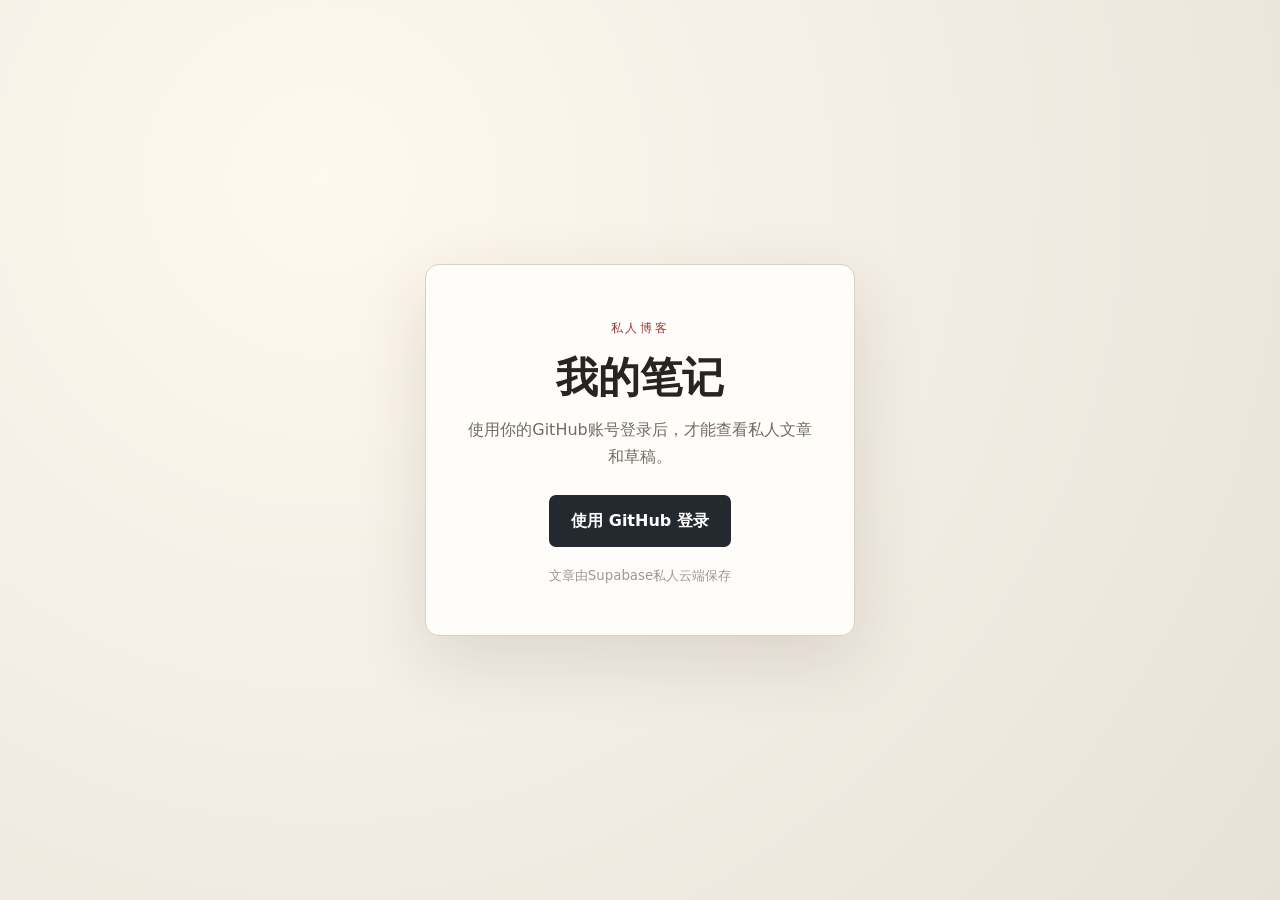
<file: index.html>
<!doctype html>
<html lang="zh-CN"><head><meta charset="utf-8"><meta name="viewport" content="width=device-width,initial-scale=1">
<title>我的笔记</title><meta name="description" content="个人知识与生活记录"><link rel="stylesheet" href="styles.css?v=20260724-wps1"></head>
<body class="private-blog" data-main="site.js?v=20260813-si6301-1">
<section id="authGate" class="auth-gate" hidden>
  <div class="auth-card"><span class="auth-mark">私人博客</span><h1>我的笔记</h1><p id="authMessage">使用你的GitHub账号登录后，才能查看私人文章和草稿。</p><button id="githubLogin" class="github-login">使用 GitHub 登录</button><small>文章由Supabase私人云端保存</small></div>
</section>
<div id="appShell" hidden><header class="top"><a class="brand" href="./">我的笔记</a><nav><span class="cloud-user" data-cloud-user></span><a href="./">文章</a><a class="button small" href="editor.html">开始写作</a><button class="logout-button" data-cloud-logout>退出</button></nav></header>
<main class="home"><section class="hero"><span class="eyebrow">MY PERSONAL NOTES</span><h1>把想法留下，<br>让知识慢慢生长。</h1><p>这里记录工作、技术、阅读和生活中的思考。</p><a class="button" href="editor.html">写一篇新文章</a></section>
<section id="library" class="library-summary">
  <button class="library-tab active" data-view="published"><span>已发布文章</span><strong id="publishedCount">0</strong><small>篇</small></button>
  <button class="library-tab" data-view="drafts"><span>草稿箱</span><strong id="draftCount">0</strong><small>篇</small></button>
</section>
<section><div class="section-title"><h2 id="sectionTitle">已发布文章</h2><span id="count"></span></div><div id="posts" class="grid"></div></section></main>
<footer>由 GitHub Pages 免费托管 · 私人内容保存在 Supabase 云端</footer>
</div>
<script src="vendor/supabase.js"></script><script src="cloud-config.js"></script><script src="cloud.js?v=20260724-fast1"></script>
</body></html>
</file>
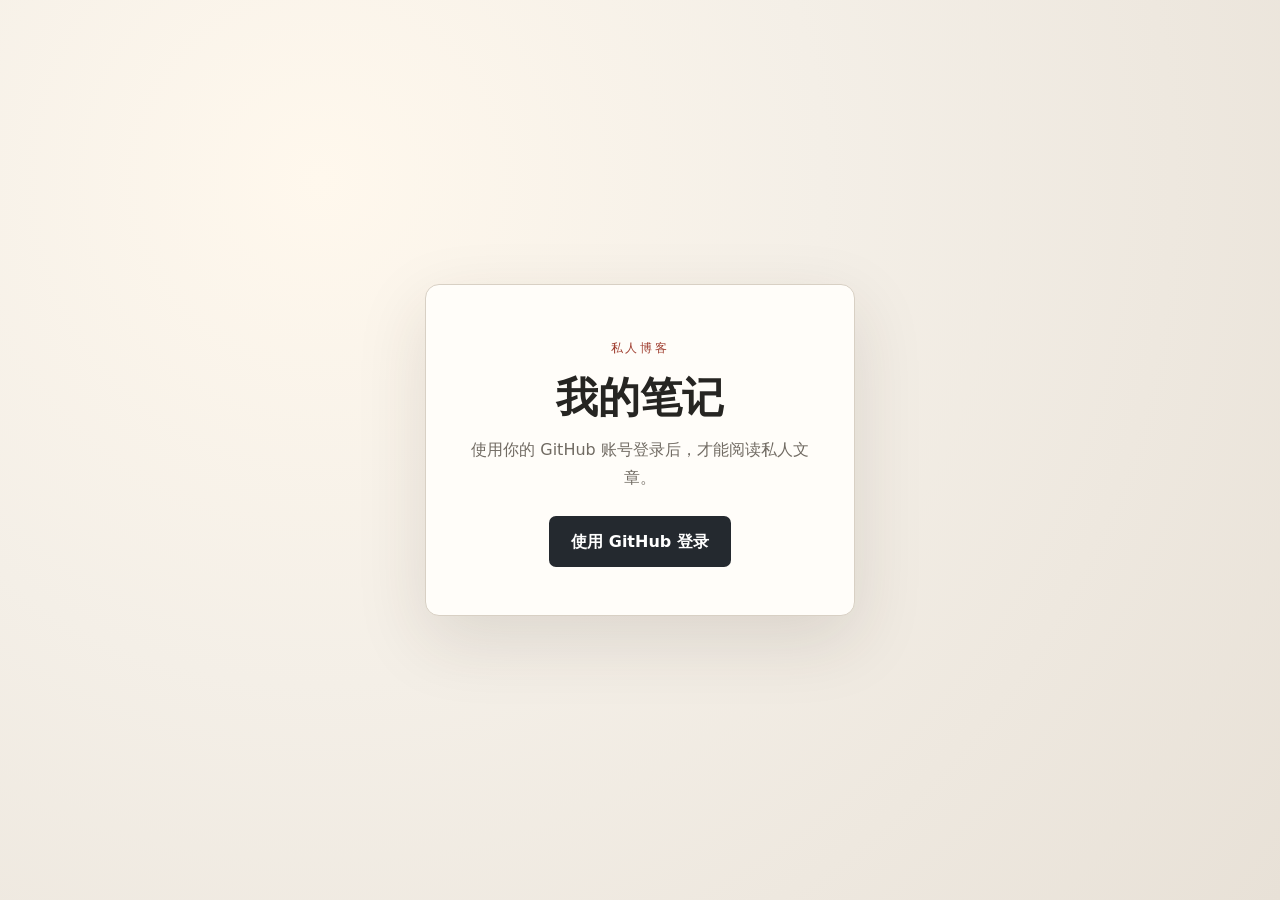
<file: article.html>
<!doctype html>
<html lang="zh-CN">
<head>
<meta charset="utf-8"><meta name="viewport" content="width=device-width,initial-scale=1">
<title>文章 · 我的笔记</title><link rel="stylesheet" href="styles.css?v=20260724-wps1">
</head>
<body class="private-blog article-reader-page" data-main="article.js?v=20260724-fast1">
<section id="authGate" class="auth-gate" hidden>
  <div class="auth-card"><span class="auth-mark">私人博客</span><h1>我的笔记</h1><p id="authMessage">使用你的 GitHub 账号登录后，才能阅读私人文章。</p><button id="githubLogin" class="github-login">使用 GitHub 登录</button></div>
</section>
<div id="appShell" hidden>
  <header class="top reader-top">
    <a class="brand" href="./">← 我的笔记</a>
    <nav><span class="cloud-user" data-cloud-user></span><a id="editArticle" class="button small" hidden>重新编辑这篇文章</a><button class="logout-button" data-cloud-logout>退出</button></nav>
  </header>
  <div class="article-reader-layout">
    <aside class="reader-outline-pane">
      <div class="outline-head"><strong>导航窗格</strong><span>按标题生成</span></div>
      <div id="readerOutline" class="outline-list"></div>
    </aside>
    <main class="reader-main">
      <article class="reader-paper">
        <span id="articleDate" class="eyebrow"></span>
        <h1 id="articleTitle"></h1>
        <div id="articleBody" class="prose"></div>
      </article>
    </main>
  </div>
</div>
<script src="vendor/supabase.js"></script><script src="cloud-config.js"></script><script src="structure.js?v=20260724-wps1"></script><script src="cloud.js?v=20260724-fast1"></script>
</body>
</html>
</file>
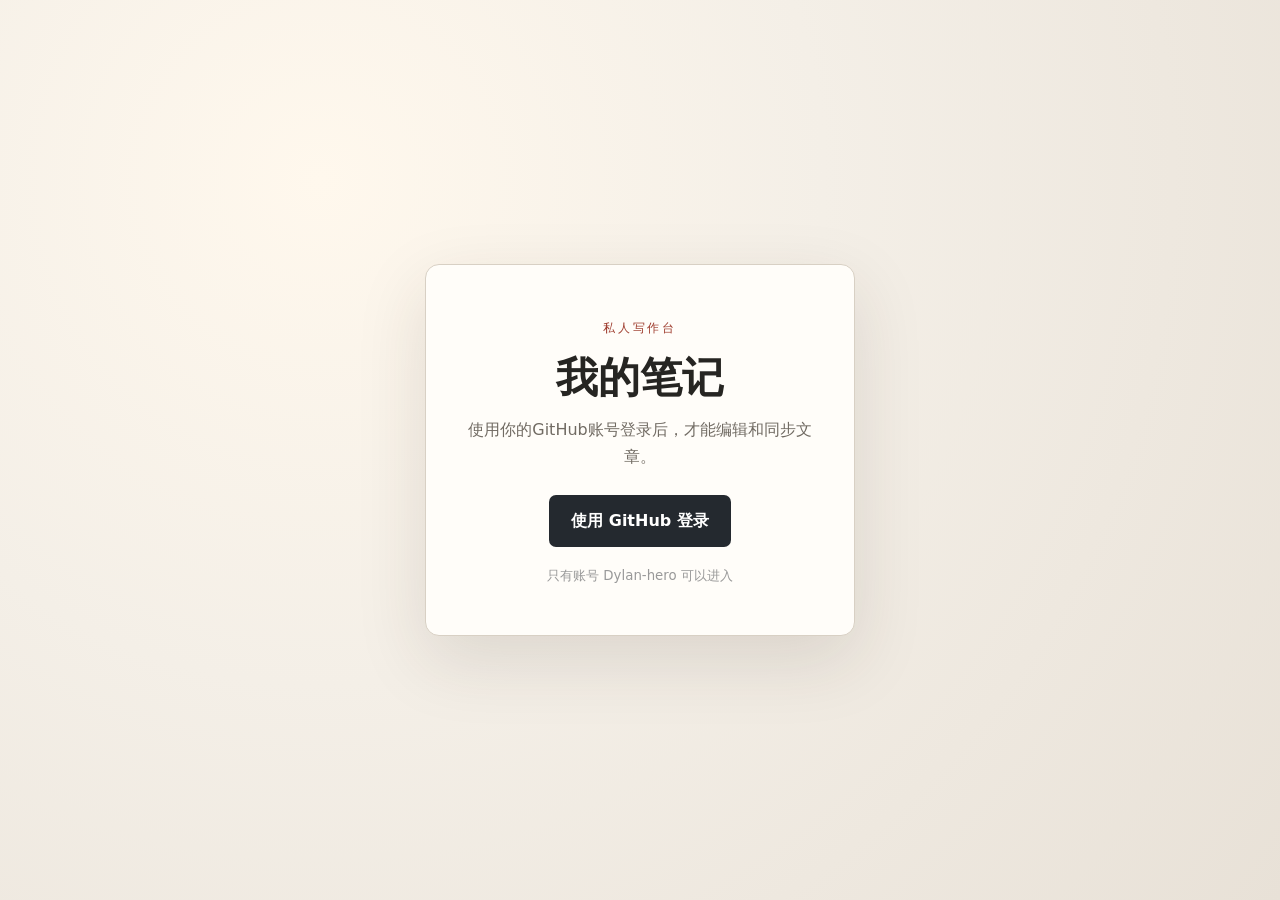
<file: editor.html>
<!doctype html>
<html lang="zh-CN">
<head>
<meta charset="utf-8"><meta name="viewport" content="width=device-width,initial-scale=1">
<title>写作台 · 我的笔记</title><link rel="stylesheet" href="styles.css?v=20260724-wps4">
</head>
<body class="editor-page private-blog" data-main="editor.js?v=20260724-wps4">
<section id="authGate" class="auth-gate" hidden>
  <div class="auth-card"><span class="auth-mark">私人写作台</span><h1>我的笔记</h1><p id="authMessage">使用你的GitHub账号登录后，才能编辑和同步文章。</p><button id="githubLogin" class="github-login">使用 GitHub 登录</button><small>只有账号 Dylan-hero 可以进入</small></div>
</section><div id="appShell" hidden>
<header class="top editor-top">
  <a class="brand" href="./">← 我的笔记</a>
  <label class="autosave-control" title="关闭后请使用保存按钮或 Ctrl+S">
    <span>自动保存</span><input id="autoSaveToggle" type="checkbox"><i></i>
  </label>
  <button id="saveBtn" class="save-button" title="保存（Ctrl+S）">▣ 保存</button>
  <div class="status" id="status">已保存</div>
  <div class="actions"><span class="cloud-user" data-cloud-user></span>
    <button id="exportBtn">导出备份</button>
    <label class="file-btn">导入备份<input id="importFile" type="file" accept=".json"></label>
    <button id="draftBtn" title="只保存草稿，不更新已发布内容">存入草稿箱</button><button id="unpublishBtn" hidden>取消发布</button><button class="button small" id="publishBtn">发布</button>
  </div>
</header>
<div class="workspace">
  <aside class="left-pane">
    <div class="pane-tabs"><button class="active" data-pane="notes">文章</button><button data-pane="outline">导航</button></div>
    <section id="notesPane">
      <div class="side-head"><strong>我的文章</strong><button id="newBtn" title="新建文章">＋</button></div>
      <input id="search" class="search" placeholder="搜索文章"><div id="noteList"></div>
    </section>
    <section id="outlinePane" hidden>
      <div class="outline-head"><strong>导航窗格</strong><span>按标题生成</span></div>
      <div id="outlineList" class="outline-list"></div>
    </section>
  </aside>
  <main class="desk">
    <input id="title" class="title-input" placeholder="无标题文章">
    <div class="ribbon" id="ribbon">
      <div class="ribbon-group history-group">
        <div class="ribbon-row"><button data-cmd="undo" title="撤销 Ctrl+Z">↶</button><button data-cmd="redo" title="重做 Ctrl+Y">↷</button></div>
        <span>历史</span>
      </div>
      <div class="ribbon-group font-group">
        <div class="ribbon-row">
          <select id="fontFamily" title="字体">
            <option value="Microsoft YaHei">微软雅黑</option><option value="SimSun">宋体</option>
            <option value="KaiTi">楷体</option><option value="SimHei">黑体</option>
            <option value="Arial">Arial</option><option value="Times New Roman">Times New Roman</option>
            <option value="Consolas">Consolas</option>
          </select>
          <select id="fontSize" title="字号">
            <option value="2">小五</option><option value="3" selected>五号</option><option value="4">小四</option>
            <option value="5">三号</option><option value="6">二号</option><option value="7">一号</option>
          </select>
        </div>
        <div class="ribbon-row">
          <button data-cmd="bold"><b>B</b></button><button data-cmd="italic"><em>I</em></button><button data-cmd="underline"><u>U</u></button>
          <label class="color-tool" title="字体颜色"><span>A</span><input id="textColor" type="color" value="#c00000"></label>
          <label class="color-tool highlight-tool" title="填充/突出显示颜色"><span>▰</span><input id="highlightColor" type="color" value="#fff200"></label>
          <button data-cmd="removeFormat" title="清除格式">Tx</button>
        </div>
        <span>字体</span>
      </div>
      <div class="ribbon-group paragraph-group">
        <div class="ribbon-row">
          <select id="blockFormat" title="标题级别"><option value="p">正文</option><option value="h1">标题 1</option><option value="h2">标题 2</option><option value="h3">标题 3</option><option value="h4">标题 4</option><option value="blockquote">引用</option></select>
          <select id="lineHeight" title="行距"><option value="1">单倍</option><option value="1.25">1.25 倍</option><option value="1.5" selected>1.5 倍</option><option value="1.75">1.75 倍</option><option value="2">2 倍</option><option value="2.5">2.5 倍</option></select>
        </div>
        <div class="ribbon-row">
          <button data-cmd="justifyLeft" title="左对齐">≡</button><button data-cmd="justifyCenter" title="居中">≡</button><button data-cmd="justifyRight" title="右对齐">≡</button><button data-cmd="justifyFull" title="两端对齐">☰</button>
          <button data-cmd="insertUnorderedList">• 列表</button><button data-cmd="insertOrderedList">1. 列表</button>
        </div>
        <span>段落</span>
      </div>
      <div class="ribbon-group insert-group">
        <div class="ribbon-row">
          <button id="tableBtn" aria-haspopup="true" aria-expanded="false">▦ 表格 ▾</button><button id="tocBtn">☷ 目录</button><button id="linkBtn">🔗 链接</button>
          <label class="image-btn">图片<input id="imageFile" type="file" accept="image/*" multiple></label>
        </div>
        <div class="ribbon-row table-actions">
          <button id="addRowBtn" title="在当前行后添加">＋行</button><button id="addColBtn" title="在当前列后添加">＋列</button>
          <button id="delRowBtn">－行</button><button id="delColBtn">－列</button><button id="delTableBtn">删表</button>
          <button id="tablePropsBtn" title="调整表格宽度、行高、边框和单元格格式">表格属性</button>
          <button id="clipboardBtn" title="检查 Word 提供给浏览器的数据">剪贴板检查</button>
        </div>
        <span>插入与表格</span>
      </div>
    </div>
    <div id="content" class="paper prose" contenteditable="true" data-placeholder="从这里开始写作，也可以直接粘贴普通图文……"></div>
    <div class="editor-foot"><span id="words">0 字</span><span class="hint">标题将自动出现在左侧导航窗格</span><button class="danger" id="deleteBtn">删除文章</button></div>
  </main>
</div>
<section id="tablePicker" class="table-picker" hidden>
  <div class="table-picker-head"><strong id="tablePickerLabel">1 行 × 1 列 表格</strong><button id="moreTableBtn" type="button">更多行列</button></div>
  <div id="tableGrid" class="table-grid" role="grid" aria-label="选择表格行列数"></div>
  <div class="table-theme">
    <span>主题颜色</span>
    <div id="tableThemeColors" class="table-theme-colors" aria-label="表格主题颜色"></div>
  </div>
</section>
<div id="tableTools" class="table-tools" hidden>
  <div id="tableSelectionFrame" class="table-selection-frame">
    <button class="table-scale-handle corner-nw" data-corner="nw" type="button" title="拖动缩放整张表格"></button>
    <button class="table-scale-handle corner-ne" data-corner="ne" type="button" title="拖动缩放整张表格"></button>
    <button class="table-scale-handle corner-sw" data-corner="sw" type="button" title="拖动缩放整张表格"></button>
    <button class="table-scale-handle corner-se" data-corner="se" type="button" title="拖动缩放整张表格"></button>
  </div>
  <button id="tableMoveHandle" class="table-move-handle" type="button" title="选择整张表格；双击打开表格属性">⠿</button>
  <button class="table-edge-handle edge-w" data-corner="w" type="button" title="左右拖动调整表格宽度"></button>
  <button class="table-edge-handle edge-e" data-corner="e" type="button" title="左右拖动调整表格宽度"></button>
  <button class="table-edge-handle edge-n" data-corner="n" type="button" title="上下拖动调整表格高度"></button>
  <button class="table-edge-handle edge-s" data-corner="s" type="button" title="上下拖动调整表格高度"></button>
  <button id="quickAddCol" class="table-quick-add table-quick-add-col" type="button" title="在右侧添加一列">＋</button>
  <button id="quickAddRow" class="table-quick-add table-quick-add-row" type="button" title="在下方添加一行">＋</button>
  <div id="tableCellSelectionLayer" class="table-cell-selection-layer"></div>
  <div id="tableResizeGuide" class="table-resize-guide"></div>
</div>
<section id="tableContextMenu" class="table-context-menu" hidden>
  <div class="table-context-toolbar">
    <select id="ctxFontFamily" title="字体"><option value="Microsoft YaHei">微软雅黑</option><option value="SimSun">宋体</option><option value="KaiTi">楷体</option><option value="SimHei">黑体</option><option value="Arial">Arial</option><option value="Consolas">Consolas</option></select>
    <select id="ctxFontSize" title="字号"><option value="9">9</option><option value="9.5">9.5</option><option value="10.5">10.5</option><option value="12">12</option><option value="14">14</option><option value="16">16</option><option value="18">18</option><option value="22">22</option></select>
    <button id="ctxBold" type="button" title="粗体"><b>B</b></button><button id="ctxItalic" type="button" title="斜体"><i>I</i></button><button id="ctxUnderline" type="button" title="下划线"><u>U</u></button>
    <label class="ctx-color" title="字体颜色">A<input id="ctxTextColor" type="color" value="#000000"></label>
    <label class="ctx-color ctx-fill" title="单元格底色">▰<input id="ctxFillColor" type="color" value="#ffffff"></label>
    <select id="ctxLetterSpacing" title="字符间距"><option value="0">字符间距</option><option value="-1">紧缩 1px</option><option value="0.5">加宽 0.5px</option><option value="1">加宽 1px</option><option value="2">加宽 2px</option><option value="3">加宽 3px</option></select>
    <select id="ctxLineHeight" title="行距"><option value="1">1.0 倍</option><option value="1.15">1.15 倍</option><option value="1.5">1.5 倍</option><option value="1.75">1.75 倍</option><option value="2">2.0 倍</option></select>
  </div>
  <div class="table-context-align"><span>对齐</span><button data-cell-align="left" type="button">左</button><button data-cell-align="center" type="button">中</button><button data-cell-align="right" type="button">右</button><button data-cell-valign="top" type="button">顶</button><button data-cell-valign="middle" type="button">垂直居中</button><button data-cell-valign="bottom" type="button">底</button></div>
  <div class="table-context-actions">
    <button data-table-menu="insert-row" type="button">＋ 在下方插入行</button><button data-table-menu="insert-col" type="button">＋ 在右侧插入列</button>
    <button data-table-menu="merge" type="button">合并所选单元格</button><button data-table-menu="split" type="button">拆分当前单元格</button>
    <button data-table-menu="clear" type="button">清空所选内容</button><button data-table-menu="select-table" type="button">选择整张表格</button>
    <button data-table-menu="properties" type="button">表格属性…</button>
    <button class="context-danger" data-table-menu="delete-row" type="button">删除当前行</button><button class="context-danger" data-table-menu="delete-col" type="button">删除当前列</button>
    <button class="context-danger" data-table-menu="delete-table" type="button">删除整张表格</button>
  </div>
</section>
<dialog id="tableDialog" class="table-dialog">
  <button id="tableDialogClose" class="dialog-close" type="button" aria-label="关闭">×</button>
  <h2>表格属性</h2>
  <p class="table-dialog-tip">先把光标放进单元格。列宽和行高也可以在表格中直接拖动单元格的右边缘或下边缘。</p>
  <div class="table-form">
    <label>应用范围<select id="tableScope"><option value="cell">当前单元格</option><option value="row">当前行</option><option value="column">当前列</option><option value="table">整张表格</option></select></label>
    <label>自动调整<select id="tableAutoFit"><option value="fixed">固定列宽</option><option value="window">根据窗口调整</option><option value="content">根据内容调整</option></select></label>
    <label>表格宽度（%）<input id="tableWidth" type="number" min="20" max="200" step="5" value="100"></label>
    <label>当前列宽（px）<input id="columnWidth" type="number" min="40" max="800" step="5"></label>
    <label>行高（px）<input id="rowHeight" type="number" min="24" max="500" step="2"></label>
    <label>单元格上边距（px）<input id="cellPaddingTop" type="number" min="0" max="80" step="1"></label>
    <label>单元格下边距（px）<input id="cellPaddingBottom" type="number" min="0" max="80" step="1"></label>
    <label>单元格左边距（px）<input id="cellPaddingLeft" type="number" min="0" max="120" step="1"></label>
    <label>单元格右边距（px）<input id="cellPaddingRight" type="number" min="0" max="120" step="1"></label>
    <label>单元格间距（px）<input id="cellSpacing" type="number" min="0" max="30" step="1"></label>
    <label>单元格行距<select id="cellLineHeight"><option value="1">1.0</option><option value="1.15">1.15</option><option value="1.5">1.5</option><option value="1.75">1.75</option><option value="2">2.0</option><option value="2.5">2.5</option></select></label>
    <label>边框宽度（px）<input id="tableBorderWidth" type="number" min="0" max="12" step="1"></label>
    <label>边框颜色<input id="tableBorderColor" type="color" value="#565656"></label>
    <label>填充颜色<input id="tableFillColor" type="color" value="#ffffff"></label>
    <label>表格对齐<select id="tableAlign"><option value="left">左对齐</option><option value="center">居中</option><option value="right">右对齐</option></select></label>
    <label>水平对齐<select id="tableTextAlign"><option value="left">左对齐</option><option value="center">居中</option><option value="right">右对齐</option></select></label>
    <label>垂直对齐<select id="tableVerticalAlign"><option value="top">顶端</option><option value="middle">居中</option><option value="bottom">底端</option></select></label>
  </div>
  <div class="dialog-actions"><button id="tableResetBtn" type="button">恢复自适应</button><button id="tableApplyBtn" class="button" type="button">应用</button></div>
</dialog>
</div>
<script src="vendor/supabase.js"></script><script src="cloud-config.js"></script><script src="structure.js?v=20260724-wps1"></script><script src="cloud.js?v=20260724-fast1"></script>
</body></html>
</file>
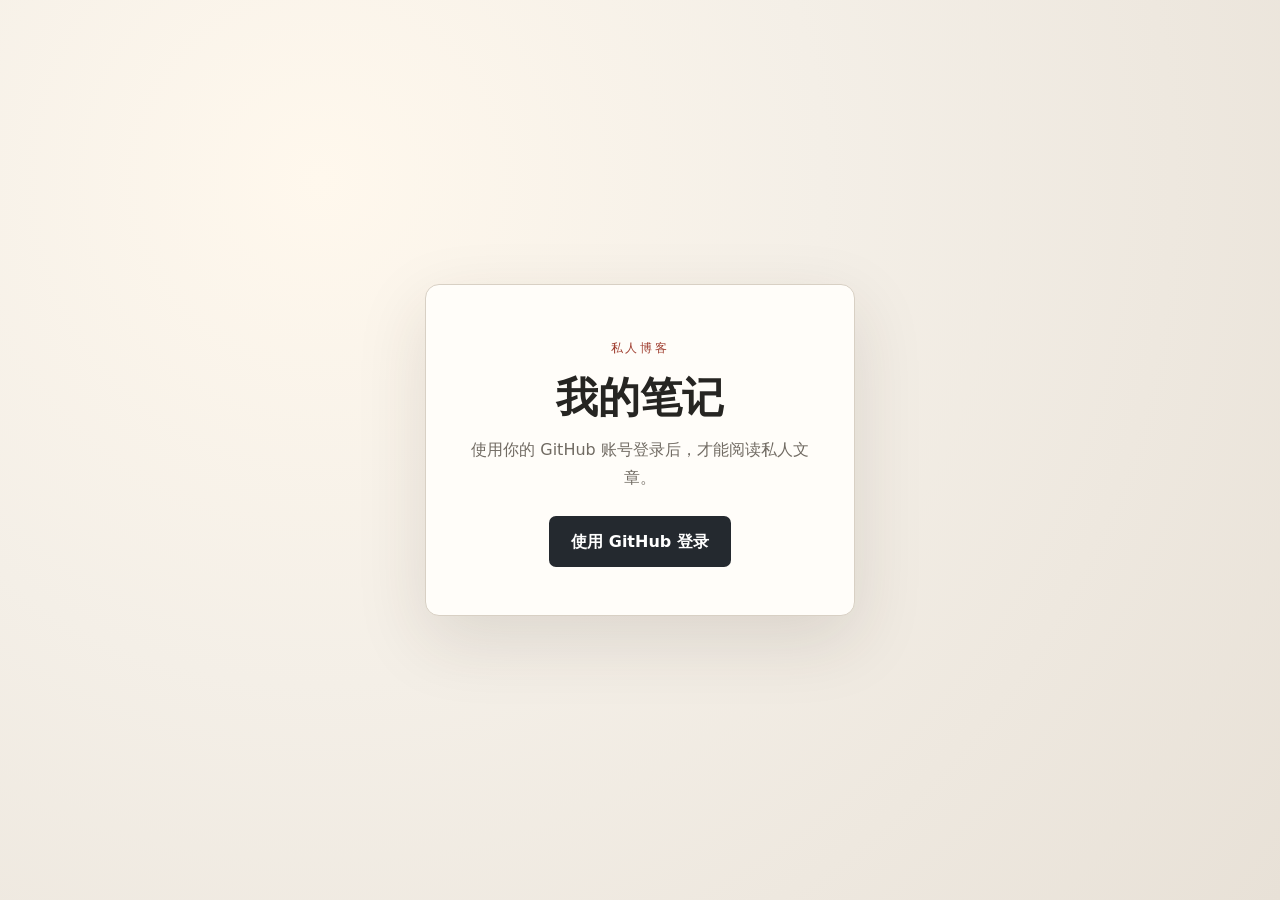
<file: articles/mdb-protocol-study.html>
<!doctype html>
<html lang="zh-CN"><head><meta charset="utf-8"><meta name="viewport" content="width=device-width,initial-scale=1">
<title>正在打开文章…</title><meta http-equiv="refresh" content="0;url=../article.html?id=mdb-protocol-study">
<link rel="canonical" href="../article.html?id=mdb-protocol-study"></head>
<body><p>正在打开统一文章页面…… <a href="../article.html?id=mdb-protocol-study">点此继续</a></p>
<script>location.replace('../article.html?id=mdb-protocol-study')</script></body></html>
</file>
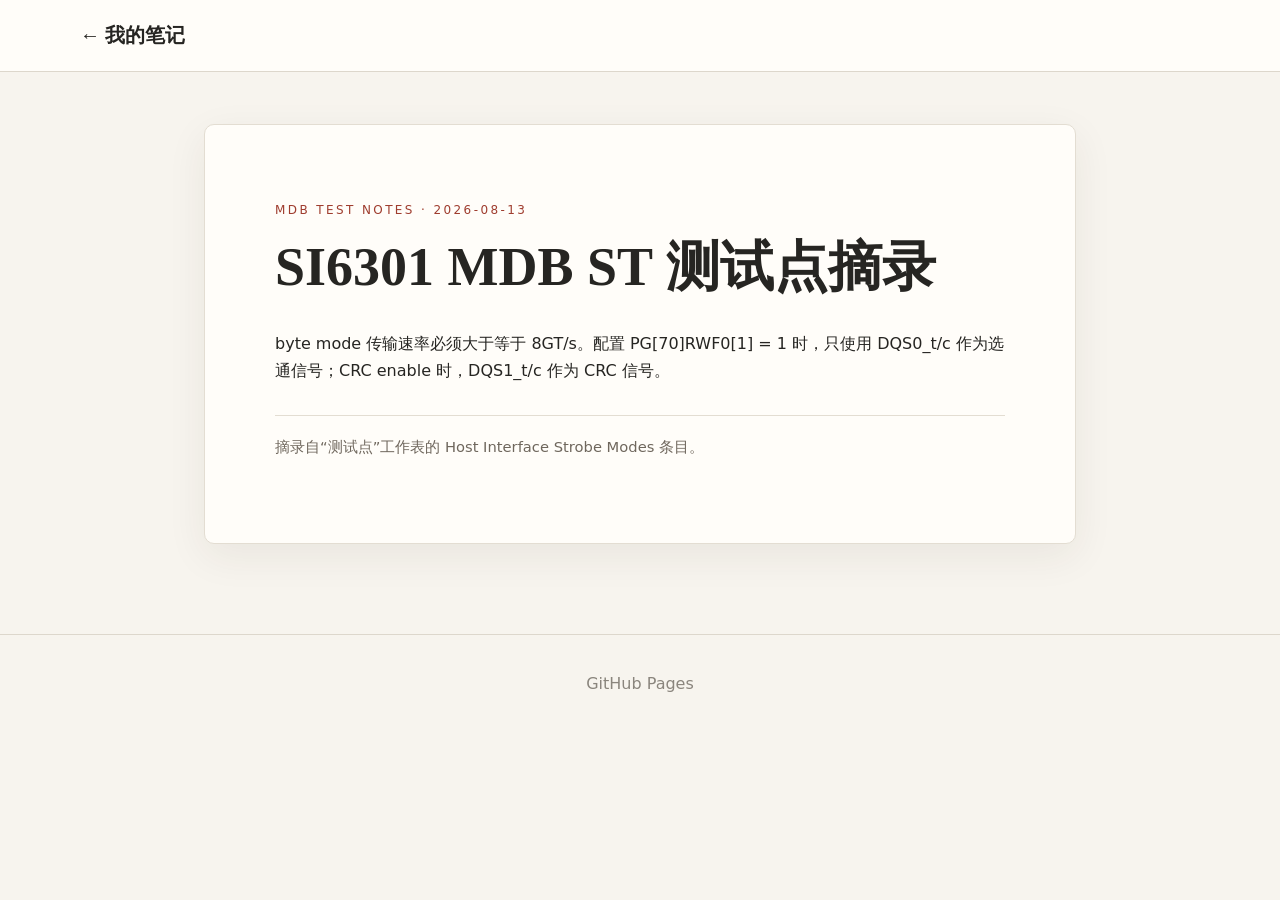
<file: articles/si6301-mdb-st-test-point.html>
<!doctype html>
<html lang="zh-CN">
<head>
  <meta charset="utf-8">
  <meta name="viewport" content="width=device-width,initial-scale=1">
  <title>SI6301 MDB ST 测试点摘录</title>
  <meta name="description" content="SI6301 MDB ST byte mode 测试点摘录">
  <link rel="stylesheet" href="../styles.css">
  <style>
    .article-page{max-width:920px;margin:auto;padding:52px 24px 90px}
    .article-page article{background:#fffdf9;border:1px solid #e3ddd2;border-radius:10px;padding:clamp(26px,6vw,70px);box-shadow:0 12px 40px #32291d12}
    .article-page h1{font:700 clamp(34px,5vw,54px)/1.15 Georgia,serif;margin:14px 0 32px}
    .source-note{margin-top:30px;padding-top:18px;border-top:1px solid #e3ddd2;color:#6f675d;font-size:.92rem}
    @media(max-width:760px){.article-page{padding:22px 12px 60px}.article-page article{padding:26px 18px}}
  </style>
</head>
<body>
  <header class="top"><a class="brand" href="../">&larr; 我的笔记</a></header>
  <main class="article-page">
    <article>
      <span class="eyebrow">MDB TEST NOTES &middot; 2026-08-13</span>
      <h1>SI6301 MDB ST 测试点摘录</h1>
      <div class="prose">
        <p>byte mode 传输速率必须大于等于 8GT/s。配置 PG[70]RWF0[1] = 1 时，只使用 DQS0_t/c 作为选通信号；CRC enable 时，DQS1_t/c 作为 CRC 信号。</p>
        <p class="source-note">摘录自“测试点”工作表的 Host Interface Strobe Modes 条目。</p>
      </div>
    </article>
  </main>
  <footer>GitHub Pages</footer>
</body>
</html>
</file>
<file: styles.css>
*{box-sizing:border-box}html{color:#262522;background:#f7f4ee;font:16px/1.7 system-ui,-apple-system,"Segoe UI","Microsoft YaHei",sans-serif}body{margin:0}button,input,select{font:inherit}.top{height:72px;padding:0 max(24px,calc((100% - 1120px)/2));display:flex;align-items:center;justify-content:space-between;border-bottom:1px solid #ddd7cc;background:#fffdf9}.brand{font:700 20px Georgia,serif;color:#262522;text-decoration:none}.top nav,.actions{display:flex;align-items:center;gap:18px}.top nav a{color:#555;text-decoration:none}.button{display:inline-block;border:0;border-radius:6px;background:#9f3d2f!important;color:white!important;padding:11px 20px;text-decoration:none;cursor:pointer}.small{padding:7px 14px}.home{max-width:1120px;margin:auto;padding:72px 24px}.hero{padding:45px 0 95px;max-width:760px}.eyebrow{font-size:12px;letter-spacing:.2em;color:#9f3d2f}.hero h1{font:700 clamp(45px,7vw,82px)/1.06 Georgia,serif;margin:16px 0 24px}.hero p{font-size:20px;color:#6d6962;margin-bottom:32px}.section-title{display:flex;align-items:end;justify-content:space-between;border-bottom:1px solid #cfc8bb}.section-title h2{font:700 30px Georgia;margin:0 0 12px}.grid{display:grid;grid-template-columns:repeat(3,1fr);gap:20px;padding-top:24px}.card{background:#fffdf9;padding:26px;border:1px solid #e3ddd2;border-radius:9px;cursor:pointer;transition:.2s}.card:hover{transform:translateY(-3px);box-shadow:0 10px 30px #41382b14}.card span,.card p{color:#77736d}.card h3{font:700 25px/1.25 Georgia;margin:10px 0}.card b{color:#9f3d2f}.empty{grid-column:1/-1;padding:50px;text-align:center;border:1px dashed #ccc}footer{text-align:center;padding:35px;color:#8a857d;border-top:1px solid #ddd7cc}dialog{width:min(820px,92vw);max-height:88vh;border:0;border-radius:10px;padding:50px;box-shadow:0 25px 80px #0004}dialog::backdrop{background:#171510aa}.close{position:absolute;right:18px;top:12px;border:0;background:none;font-size:30px}
.prose{line-height:1.7;overflow-wrap:anywhere}.prose h1{font-size:2em}.prose h2{font-size:1.55em}.prose h3{font-size:1.28em}.prose h4{font-size:1.08em}.prose h1,.prose h2,.prose h3,.prose h4{line-height:1.35;margin:1.45em 0 .55em}.prose blockquote{margin:1em 0;padding:10px 18px;border-left:4px solid #9f3d2f;background:#f7f4ee;color:#615d56}.prose img{display:block;max-width:100%;height:auto;margin:24px auto;border-radius:5px;box-shadow:0 3px 14px #0002}.prose table{width:100%;border-collapse:collapse;margin:22px 0;background:#fff}.prose th,.prose td{min-width:70px;border:1px solid #565656;padding:8px 10px;vertical-align:top}.prose th{background:#dcecf7;font-weight:700;text-align:center}.prose hr{border:0;border-top:1px solid #bbb;margin:25px 0}.doc-toc{margin:24px 0;padding:20px 26px;border:1px solid #d6dce2;border-radius:6px;background:#f7fafc}.doc-toc h2{margin:0 0 10px}.doc-toc ol{margin:0;padding-left:24px}.doc-toc a{color:#235a8b;text-decoration:none}.doc-toc .toc-l2{margin-left:16px}.doc-toc .toc-l3{margin-left:32px}.doc-toc .toc-l4{margin-left:48px}
.editor-page{background:#e8eaed;overflow:hidden}.editor-top{height:58px;padding:0 18px}.status{margin-left:auto;margin-right:20px;color:#777;font-size:13px}.actions button,.file-btn{border:1px solid #ccc;background:white;border-radius:5px;padding:6px 11px;cursor:pointer}.file-btn input{display:none}.workspace{display:grid;grid-template-columns:270px minmax(0,1fr);height:calc(100vh - 58px)}.left-pane{background:#f5f6f7;border-right:1px solid #cbd0d5;overflow:auto}.pane-tabs{position:sticky;top:0;z-index:3;display:grid;grid-template-columns:1fr 1fr;background:#e8eaed;border-bottom:1px solid #cbd0d5}.pane-tabs button{border:0;background:transparent;padding:11px;cursor:pointer}.pane-tabs button.active{background:white;color:#9f3d2f;border-bottom:2px solid #9f3d2f}.left-pane section{padding:14px}.side-head{display:flex;justify-content:space-between;align-items:center;margin-bottom:10px}.side-head button{border:0;background:#9f3d2f;color:white;border-radius:50%;width:30px;height:30px}.search{width:100%;padding:8px;border:1px solid #cbd0d5;border-radius:5px;background:white;margin-bottom:10px}.note{display:block;width:100%;text-align:left;border:0;border-radius:5px;background:transparent;padding:10px;cursor:pointer}.note:hover,.note.active{background:#dfe7ee}.note b,.note span{display:block;white-space:nowrap;overflow:hidden;text-overflow:ellipsis}.note span{font-size:12px;color:#777}.outline-head{display:flex;justify-content:space-between;align-items:center;margin-bottom:12px}.outline-head span{font-size:11px;color:#888}.outline-list button{display:block;width:100%;border:0;background:transparent;text-align:left;padding:5px 7px;color:#353b40;white-space:nowrap;overflow:hidden;text-overflow:ellipsis;cursor:pointer}.outline-list button:hover{background:#dfe7ee}.outline-list .level-2{padding-left:20px}.outline-list .level-3{padding-left:34px}.outline-list .level-4{padding-left:48px}.outline-empty{padding:30px 8px;color:#888;text-align:center;font-size:13px}
.desk{overflow:auto;padding:16px max(20px,calc((100% - 980px)/2)) 40px}.title-input{width:100%;border:0;background:transparent;font:700 34px Georgia;padding:8px 3px;outline:0}.ribbon{position:sticky;top:0;z-index:5;display:flex;align-items:stretch;gap:0;background:#fff;border:1px solid #c6cbd1;border-radius:6px 6px 0 0;box-shadow:0 2px 8px #00000012;overflow-x:auto}.ribbon-group{position:relative;min-width:max-content;padding:7px 10px 21px;border-right:1px solid #e1e4e7}.ribbon-group>span{position:absolute;bottom:1px;left:0;right:0;text-align:center;color:#8a8e92;font-size:10px}.ribbon-row{display:flex;align-items:center;gap:3px;min-height:31px}.ribbon button,.ribbon select,.color-tool,.image-btn{height:29px;border:1px solid transparent;background:#fff;border-radius:3px;padding:3px 7px;cursor:pointer}.ribbon button:hover,.color-tool:hover,.image-btn:hover{background:#edf2f6;border-color:#d5dce2}.ribbon select{border-color:#d9dde1;max-width:138px}.font-group #fontFamily{width:132px}.font-group #fontSize{width:72px}.color-tool{display:inline-flex;align-items:center;gap:2px;position:relative}.color-tool span{font-weight:700;text-decoration:underline;text-decoration-thickness:3px;text-decoration-color:var(--tool-color,#c00000)}.highlight-tool span{text-decoration-color:#fff200}.color-tool input{position:absolute;inset:0;opacity:0;width:100%;cursor:pointer}.image-btn{display:inline-flex;align-items:center}.image-btn input{display:none}.paragraph-group button[title="居中"]{text-align:center}.paragraph-group button[title="右对齐"]{text-align:right}.table-actions button{font-size:12px}.paper{min-height:70vh;background:white;border:1px solid #c6cbd1;border-top:0;padding:64px 76px;outline:0;box-shadow:0 8px 25px #32291d15}.paper:empty:before{content:attr(data-placeholder);color:#aaa}.paper table td:focus,.paper table th:focus{outline:2px solid #4d90fe}.editor-foot{display:flex;gap:20px;align-items:center;color:#777;padding:10px}.editor-foot .hint{margin-left:auto;font-size:12px}.danger{border:0;background:none;color:#a33;cursor:pointer}
@media(max-width:980px){.workspace{grid-template-columns:220px minmax(0,1fr)}.desk{padding:10px}.paper{padding:42px 35px}.ribbon{border-radius:0}.ribbon-group{padding-left:7px;padding-right:7px}}
@media(max-width:700px){.grid{grid-template-columns:1fr}.workspace{grid-template-columns:1fr}.left-pane{display:none}.paper{padding:30px 20px}.actions .file-btn,.actions>button:first-child{display:none}.hero{padding-top:20px}.top{padding:0 14px}.editor-foot .hint{display:none}}
.outline-flash{animation:outlineFlash .8s ease}@keyframes outlineFlash{0%,100%{background:transparent}40%{background:#fff2a8}}

.autosave-control{display:flex;align-items:center;gap:7px;margin-left:22px;font-size:13px;color:#4f5458;cursor:pointer}.autosave-control input{position:absolute;opacity:0;pointer-events:none}.autosave-control i{position:relative;width:34px;height:18px;border-radius:20px;background:#aeb4ba;transition:.2s}.autosave-control i:after{content:"";position:absolute;width:14px;height:14px;left:2px;top:2px;border-radius:50%;background:white;box-shadow:0 1px 3px #0004;transition:.2s}.autosave-control input:checked+i{background:#4b8fda}.autosave-control input:checked+i:after{transform:translateX(16px)}.save-button{margin-left:10px;border:1px solid #c7ccd1;background:white;border-radius:4px;padding:5px 10px;cursor:pointer}.save-button:hover{background:#edf2f6}.reader-actions{display:flex;justify-content:flex-end;margin-top:35px;padding-top:18px;border-top:1px solid #e1ddd5}

#draftBtn{color:#315d82;background:#eef6fc;border-color:#b9d3e7}.note span{line-height:1.45}

.library-summary{display:grid;grid-template-columns:repeat(2,minmax(0,260px));gap:16px;margin:-48px 0 68px}.library-tab{display:grid;grid-template-columns:1fr auto auto;align-items:end;gap:7px;text-align:left;padding:22px 24px;border:1px solid #ded8ce;border-radius:9px;background:#fffdf9;color:#36332e;cursor:pointer;box-shadow:0 5px 20px #2f281d0b;transition:.2s}.library-tab:hover{transform:translateY(-2px);box-shadow:0 10px 28px #2f281d15}.library-tab.active{border-color:#9f3d2f;box-shadow:inset 0 0 0 1px #9f3d2f}.library-tab span{font-weight:700}.library-tab strong{font:700 35px/1 Georgia;color:#9f3d2f}.library-tab small{color:#777;padding-bottom:3px}.draft-card{border-style:dashed;background:#fffcf4}.card-meta{font-size:12px;color:#8a6e48!important}.reader-actions[hidden]{display:none}@media(max-width:700px){.library-summary{grid-template-columns:1fr;margin-top:-35px;margin-bottom:45px}}

.auth-gate{min-height:100vh;display:grid;place-items:center;padding:24px;background:radial-gradient(circle at 25% 20%,#fff8ed 0,#f4efe7 42%,#e8e1d7 100%)}.auth-gate[hidden]{display:none}.auth-card{width:min(430px,100%);padding:48px 42px;text-align:center;border:1px solid #d8d0c4;border-radius:14px;background:#fffdf9;box-shadow:0 24px 70px #34291d20}.auth-mark{font-size:12px;letter-spacing:.22em;color:#9f3d2f}.auth-card h1{font:700 42px Georgia,serif;margin:10px 0}.auth-card p{color:#716b63;margin:0 0 25px}.auth-card small{display:block;margin-top:18px;color:#999}.github-login{border:0;border-radius:7px;padding:12px 22px;background:#24292f;color:white;font-weight:700;cursor:pointer}.github-login:hover{background:#111}.cloud-user{font-size:12px;color:#777;max-width:120px;overflow:hidden;text-overflow:ellipsis}.logout-button{border:1px solid #d1ccc5;background:white;color:#655f58;border-radius:5px;padding:6px 10px;cursor:pointer}.private-blog #appShell[hidden]{display:none}

/* Unified private article reader */
.article-reader-page{background:#eef0f2}.reader-top{position:sticky;top:0;z-index:20}.article-reader-layout{display:grid;grid-template-columns:270px minmax(0,1fr);min-height:calc(100vh - 72px)}.reader-outline-pane{position:sticky;top:72px;align-self:start;height:calc(100vh - 72px);overflow:auto;padding:22px 16px;background:#f5f6f7;border-right:1px solid #cbd0d5}.reader-main{min-width:0;padding:34px clamp(20px,5vw,72px) 80px}.reader-paper{max-width:980px;margin:0 auto;background:#fffdf9;border:1px solid #ddd7ce;border-radius:10px;padding:clamp(30px,6vw,72px);box-shadow:0 12px 38px #30281d14}.reader-paper>h1{font:700 clamp(34px,5vw,54px)/1.18 Georgia,serif;margin:12px 0 36px}.reader-outline-pane .outline-list button{white-space:normal;line-height:1.35}.reader-outline-pane .outline-list .level-1{font-weight:700}.reader-outline-pane .outline-list .level-2{padding-left:14px;font-weight:700}.reader-outline-pane .outline-list .level-3{padding-left:28px}.reader-outline-pane .outline-list .level-4{padding-left:42px;font-size:13px;color:#5d6267}.table-scroll{max-width:100%;overflow-x:auto;margin:22px 0}.table-scroll table{margin:0;min-width:620px}.reader-paper .prose h1,.reader-paper .prose h2,.reader-paper .prose h3,.reader-paper .prose h4{scroll-margin-top:95px}.article-reader-page .outline-empty{text-align:left;padding:18px 7px}
@media(max-width:860px){.article-reader-layout{grid-template-columns:1fr}.reader-outline-pane{display:none}.reader-main{padding:18px 10px 55px}.reader-paper{padding:28px 18px}.reader-top .cloud-user{display:none}.reader-top nav{gap:8px}}
.prose table[data-restored-table]{min-width:1100px;font-size:14px;line-height:1.55}.prose table[data-restored-table] th[rowspan]{min-width:105px;vertical-align:middle}.prose table[data-restored-table="3.2-3.3"] td:nth-child(2),.prose table[data-restored-table="3.2-3.3"] td:nth-child(3){white-space:nowrap}.prose table[data-restored-table="3.6-transparent"],.prose table[data-restored-table="3.7-pass-through"]{min-width:1180px}.prose table[data-restored-table="4.1-self-refresh"]{min-width:1320px}


/* WPS-like table properties and direct resizing */
.table-dialog{width:min(780px,94vw);max-height:88vh;overflow:auto;border:0;border-radius:12px;padding:28px 30px;color:#252321;box-shadow:0 24px 70px #0004}
.table-dialog::backdrop{background:#1f252b66}
.table-dialog h2{margin:0 0 8px;font-size:24px}
.table-dialog-tip{margin:0 38px 22px 0;color:#6b6762;line-height:1.55}
.dialog-close{position:absolute;right:18px;top:14px;width:34px;height:34px;border:0;border-radius:50%;background:#f0eee9;font-size:23px;line-height:1;cursor:pointer}
.table-form{display:grid;grid-template-columns:repeat(3,minmax(0,1fr));gap:15px 16px}
.table-form label{display:grid;gap:7px;color:#514d48;font-size:13px;font-weight:600}
.table-form input,.table-form select{box-sizing:border-box;width:100%;height:38px;border:1px solid #c9c4bd;border-radius:6px;background:#fff;padding:0 10px;font:inherit;color:#252321}
.table-form input[type="color"]{padding:4px}
.dialog-actions{display:flex;justify-content:flex-end;gap:10px;margin-top:24px}
.dialog-actions button{min-width:112px;height:40px;border:1px solid #bbb4aa;border-radius:6px;background:#fff;cursor:pointer}
.dialog-actions .button{border-color:#a93b2c;background:#a93b2c;color:#fff}
.editor-page #content td,.editor-page #content th{position:relative}

/* Long-article rendering: defer off-screen media and reduce costly paint effects. */
.article-reader-page .reader-paper,.article-reader-page .prose img{box-shadow:none}
.article-reader-page .reader-outline-pane{contain:paint}
.reader-paper .prose>img,.reader-paper .prose>.table-scroll{content-visibility:auto;contain-intrinsic-size:auto 420px}
@media(max-width:760px){.table-form{grid-template-columns:1fr 1fr}.table-dialog{padding:24px 20px}}
@media(max-width:480px){.table-form{grid-template-columns:1fr}}

/* WPS-style visual table picker and on-canvas controls */
.table-picker{position:fixed;z-index:80;width:500px;padding:16px 16px 14px;border:1px solid #cfd4da;border-radius:9px;background:#fff;box-shadow:0 16px 44px #25314235}
.table-picker[hidden],.table-tools[hidden]{display:none}
.table-picker-head{display:flex;align-items:center;justify-content:space-between;margin-bottom:11px}
.table-picker-head strong{font-size:15px;color:#272a2d}
.table-picker-head button{height:30px;border:1px solid #d5d9de;border-radius:5px;background:#fff;padding:0 10px;cursor:pointer;font-size:12px}
.table-picker-head button:hover{background:#f0f4f7}
.table-grid{display:grid;grid-template-columns:repeat(20,20px);gap:3px;width:max-content}
.table-grid button{width:20px;height:18px;border:1px solid #262626;background:#fff;padding:0;cursor:pointer}
.table-grid button.active{border-color:#b25d2f;background:#f4a171}
.table-theme{display:flex;align-items:center;justify-content:space-between;margin-top:14px;padding-top:12px;border-top:1px solid #e5e7ea}
.table-theme>span{font-size:13px;color:#62676c}
.table-theme-colors{display:flex;gap:9px;align-items:center}
.table-theme-colors button{width:25px;height:25px;border:2px solid #fff;border-radius:50%;background:var(--swatch);box-shadow:0 0 0 1px #c6c9cc;cursor:pointer}
.table-theme-colors button.active{box-shadow:0 0 0 3px #3d85e8}
.table-tools{position:fixed;inset:0;z-index:35;pointer-events:none}
.table-selection-frame{position:fixed;border:2px solid #3388ff;box-shadow:0 0 0 1px #ffffff80;pointer-events:none}
.table-move-handle,.table-quick-add{position:fixed;display:grid;place-items:center;width:25px;height:25px;border:1px solid #cbd1d8;border-radius:5px;background:#fff;color:#4d5660;box-shadow:0 2px 7px #1d283326;pointer-events:auto;cursor:pointer;padding:0;line-height:1}
.table-move-handle{font-size:21px;cursor:default}
.table-quick-add{border-color:#aeb8c3;color:#4e75a5;font-size:20px}
.table-quick-add:hover,.table-move-handle:hover{border-color:#3388ff;background:#eef6ff;color:#216ecc}
.table-resize-guide{display:none;position:fixed;z-index:37;background:#217cff;pointer-events:none;box-shadow:0 0 0 1px #fff8}
.table-resize-guide.column,.table-resize-guide.row{display:block}
.table-resize-guide.column:before,.table-resize-guide.row:before{content:"";position:absolute;width:10px;height:10px;border-radius:50%;background:#217cff}
.table-resize-guide.column:before{left:-4px;top:-5px}.table-resize-guide.row:before{left:-5px;top:-4px}
.editor-page #content table{touch-action:none}
@media(max-width:560px){.table-picker{left:8px!important;right:8px;width:auto;overflow:auto}.table-grid{grid-template-columns:repeat(20,18px)}.table-grid button{width:18px}}

/* Whole-table corner scaling, cell-range selection and WPS-style context menu */
.table-scale-handle{position:absolute;width:13px;height:13px;border:2px solid #fff;border-radius:3px;background:#217cff;box-shadow:0 0 0 1px #217cff;pointer-events:auto;padding:0}
.table-scale-handle.corner-nw{left:0;top:0;transform:translate(-55%,-55%);cursor:nwse-resize}
.table-scale-handle.corner-ne{right:0;top:0;transform:translate(55%,-55%);cursor:nesw-resize}
.table-scale-handle.corner-sw{left:0;bottom:0;transform:translate(-55%,55%);cursor:nesw-resize}
.table-scale-handle.corner-se{right:0;bottom:0;transform:translate(55%,55%);cursor:nwse-resize}
.table-cell-selection-layer{position:fixed;inset:0;pointer-events:none}
.table-cell-selection-box{position:fixed;border:2px solid #247df0;background:#247df01f;box-shadow:inset 0 0 0 1px #fff6}
.table-context-menu{position:fixed;z-index:100;width:430px;border:1px solid #cbd0d6;border-radius:9px;background:#fff;box-shadow:0 18px 55px #17222e42;overflow:hidden;color:#282c30}
.table-context-menu[hidden]{display:none}
.table-context-toolbar{display:flex;align-items:center;flex-wrap:wrap;gap:4px;padding:10px;border-bottom:1px solid #e2e5e8;background:#fbfcfd}
.table-context-toolbar select,.table-context-toolbar button,.ctx-color{height:30px;border:1px solid #d2d7dc;border-radius:4px;background:#fff;padding:2px 7px;font-size:12px}
.table-context-toolbar #ctxFontFamily{width:112px}.table-context-toolbar #ctxFontSize{width:62px}
.table-context-toolbar button{min-width:30px;cursor:pointer}.table-context-toolbar button:hover{background:#edf4fb;border-color:#9bbce2}
.ctx-color{position:relative;display:inline-grid;place-items:center;width:31px;font-weight:700;text-decoration:underline;text-decoration-color:#1f6ee0;text-decoration-thickness:3px;cursor:pointer}
.ctx-color input{position:absolute;inset:0;width:100%;height:100%;opacity:0;cursor:pointer}.ctx-fill{text-decoration-color:#f4d83c}
.table-context-align{display:flex;align-items:center;gap:5px;padding:9px 11px;border-bottom:1px solid #e7e9ec;font-size:12px}.table-context-align span{margin-right:auto;color:#6b7075}
.table-context-align button{height:28px;border:1px solid #d6d9dd;border-radius:4px;background:#fff;padding:0 8px;cursor:pointer}.table-context-align button:hover{background:#edf4fb}
.table-context-actions{display:grid;grid-template-columns:1fr 1fr;padding:6px}
.table-context-actions button{border:0;border-radius:4px;background:#fff;padding:9px 11px;text-align:left;font-size:13px;cursor:pointer}.table-context-actions button:hover{background:#edf4fb}
.table-context-actions [data-table-menu="properties"],.table-context-actions [data-table-menu="delete-table"]{grid-column:1/-1}
.table-context-actions .context-danger{color:#a62d27}.table-context-actions .context-danger:hover{background:#fff0ef}
@media(max-width:520px){.table-context-menu{width:min(430px,calc(100vw - 16px))}}

/* Reachable side handles and readable content while resizing wide tables */
.table-edge-handle{position:fixed;z-index:39;border:2px solid #fff;border-radius:5px;background:#217cff;box-shadow:0 0 0 1px #217cff;pointer-events:auto;padding:0}
.table-edge-handle.edge-w,.table-edge-handle.edge-e{width:10px;height:42px;cursor:ew-resize}
.table-edge-handle.edge-n,.table-edge-handle.edge-s{width:42px;height:10px;cursor:ns-resize}
.table-edge-handle:hover{background:#0b67e0;box-shadow:0 0 0 2px #81b5ff}
.editor-page #content th,.editor-page #content td,.editor-page #content th *,.editor-page #content td *{max-width:100%;white-space:normal!important;word-break:normal;overflow-wrap:break-word}
.editor-page .prose table[data-restored-table="3.2-3.3"] td:nth-child(2),.editor-page .prose table[data-restored-table="3.2-3.3"] td:nth-child(3){white-space:normal}
</file>
